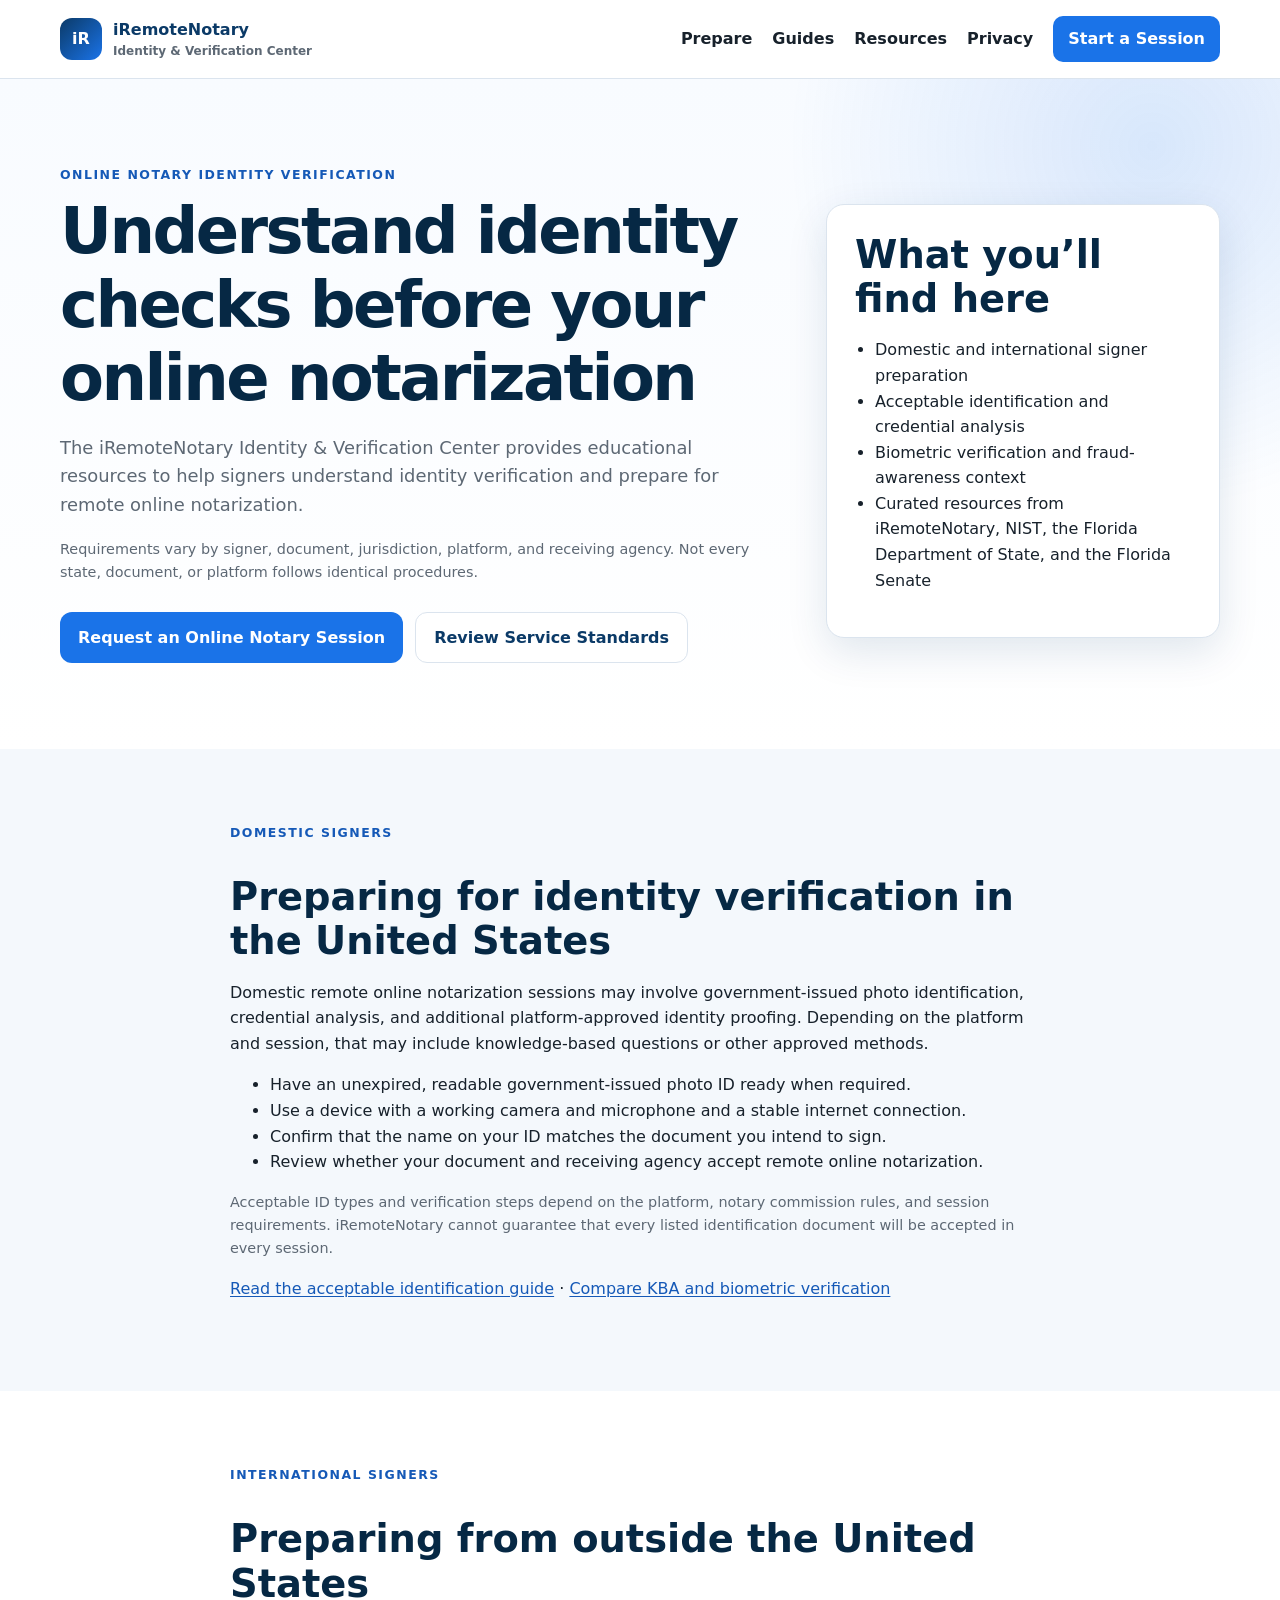
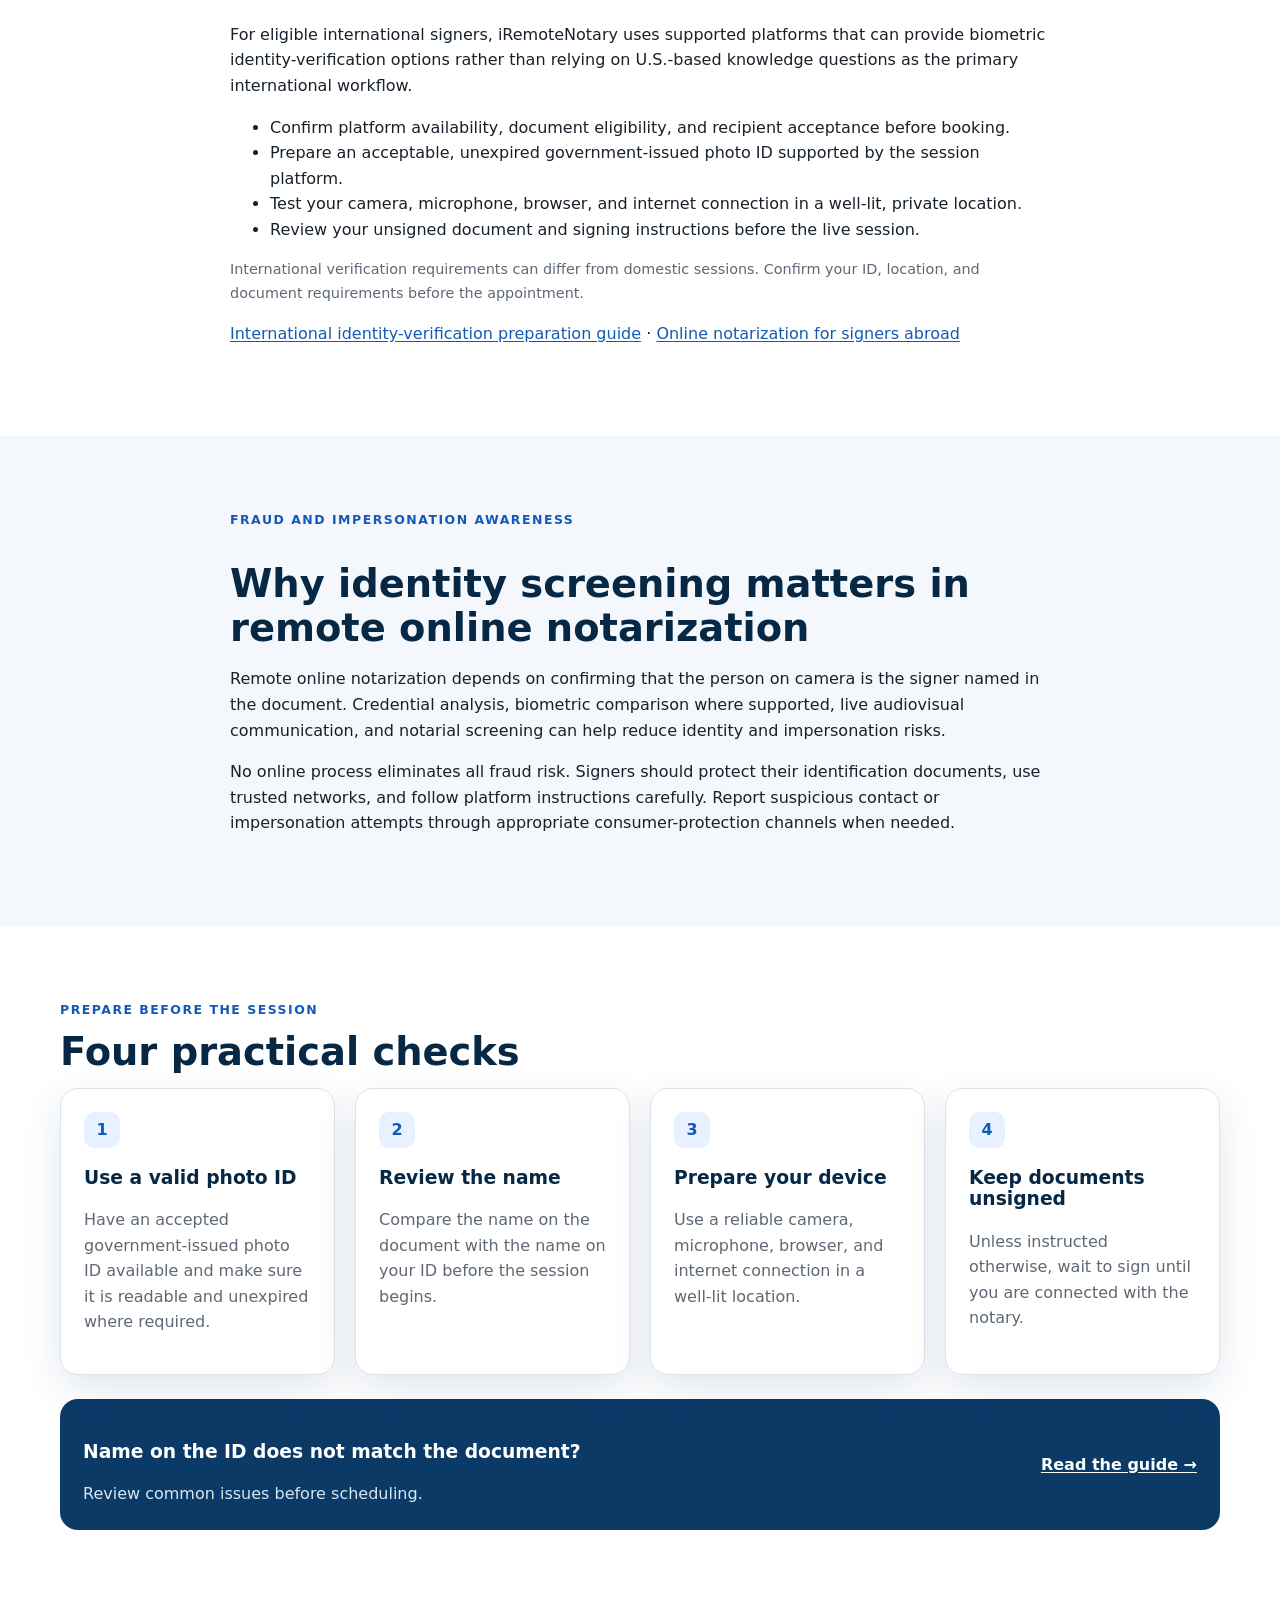
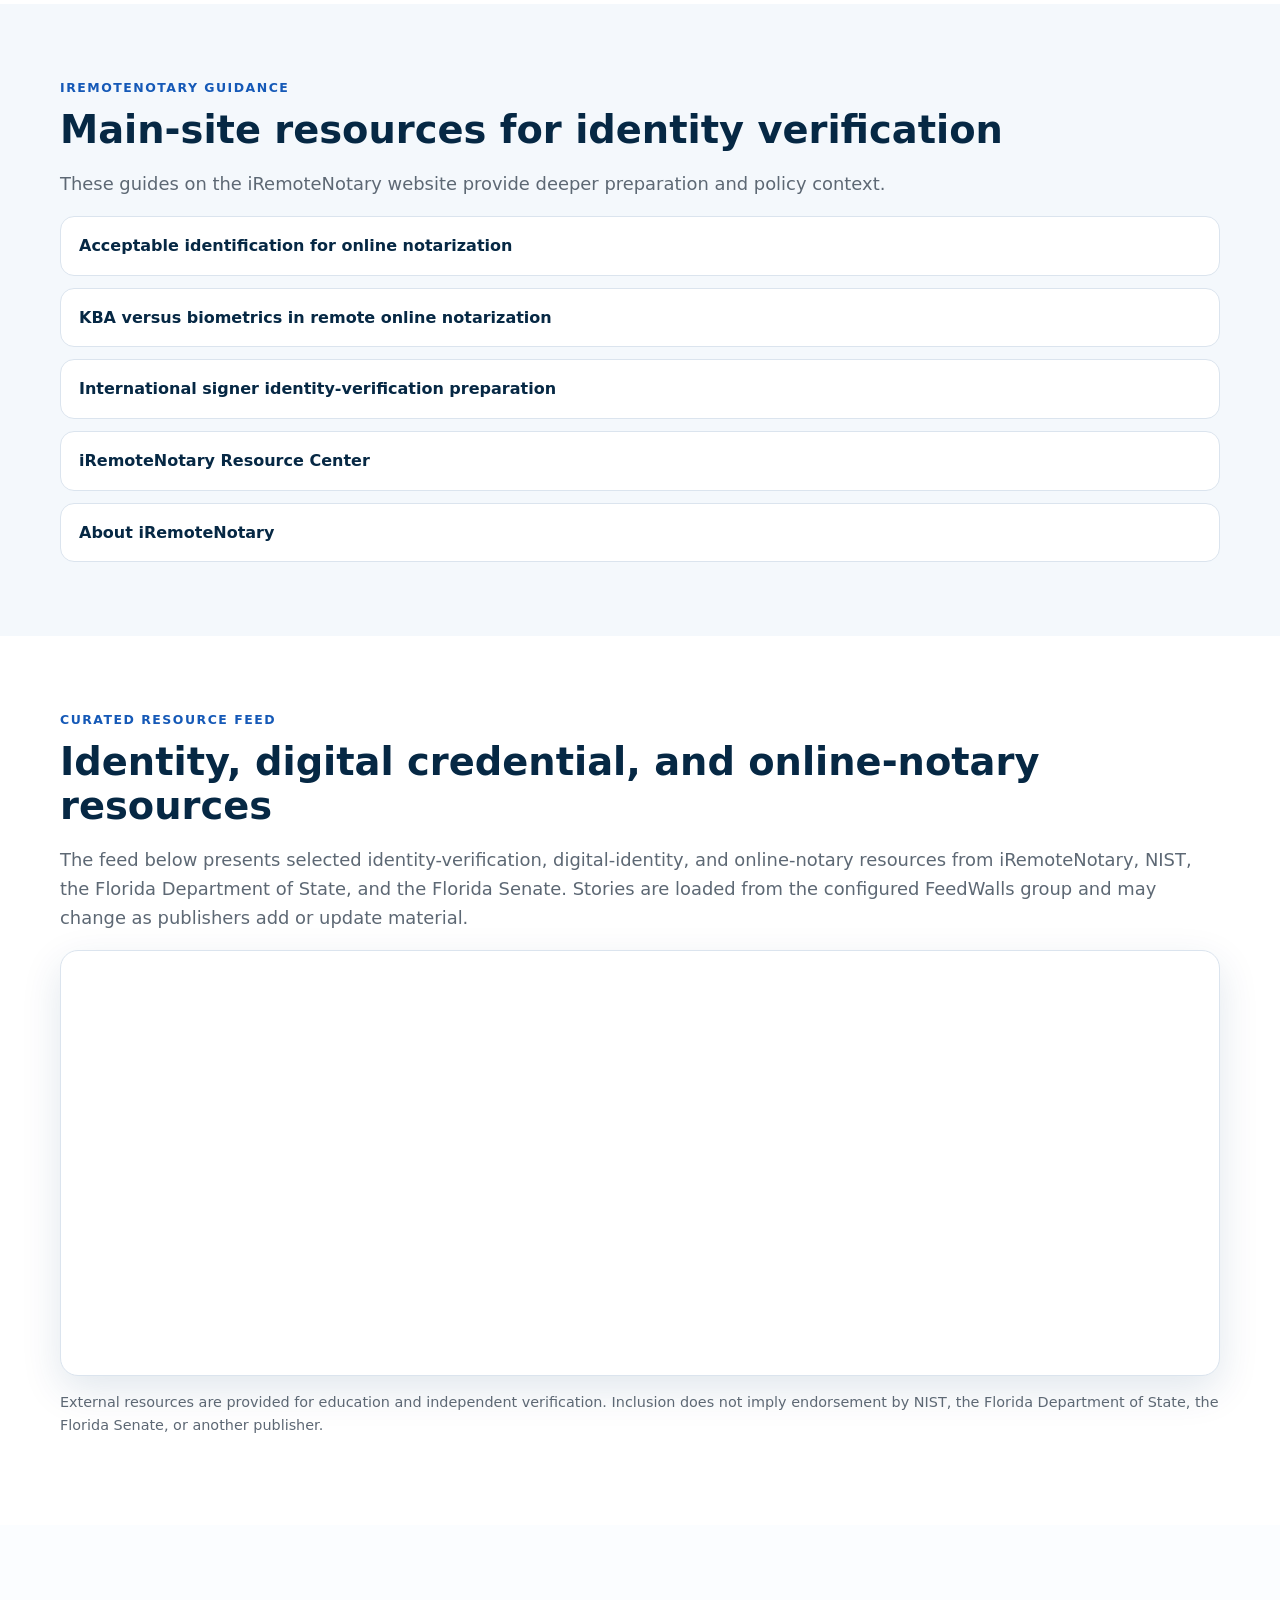
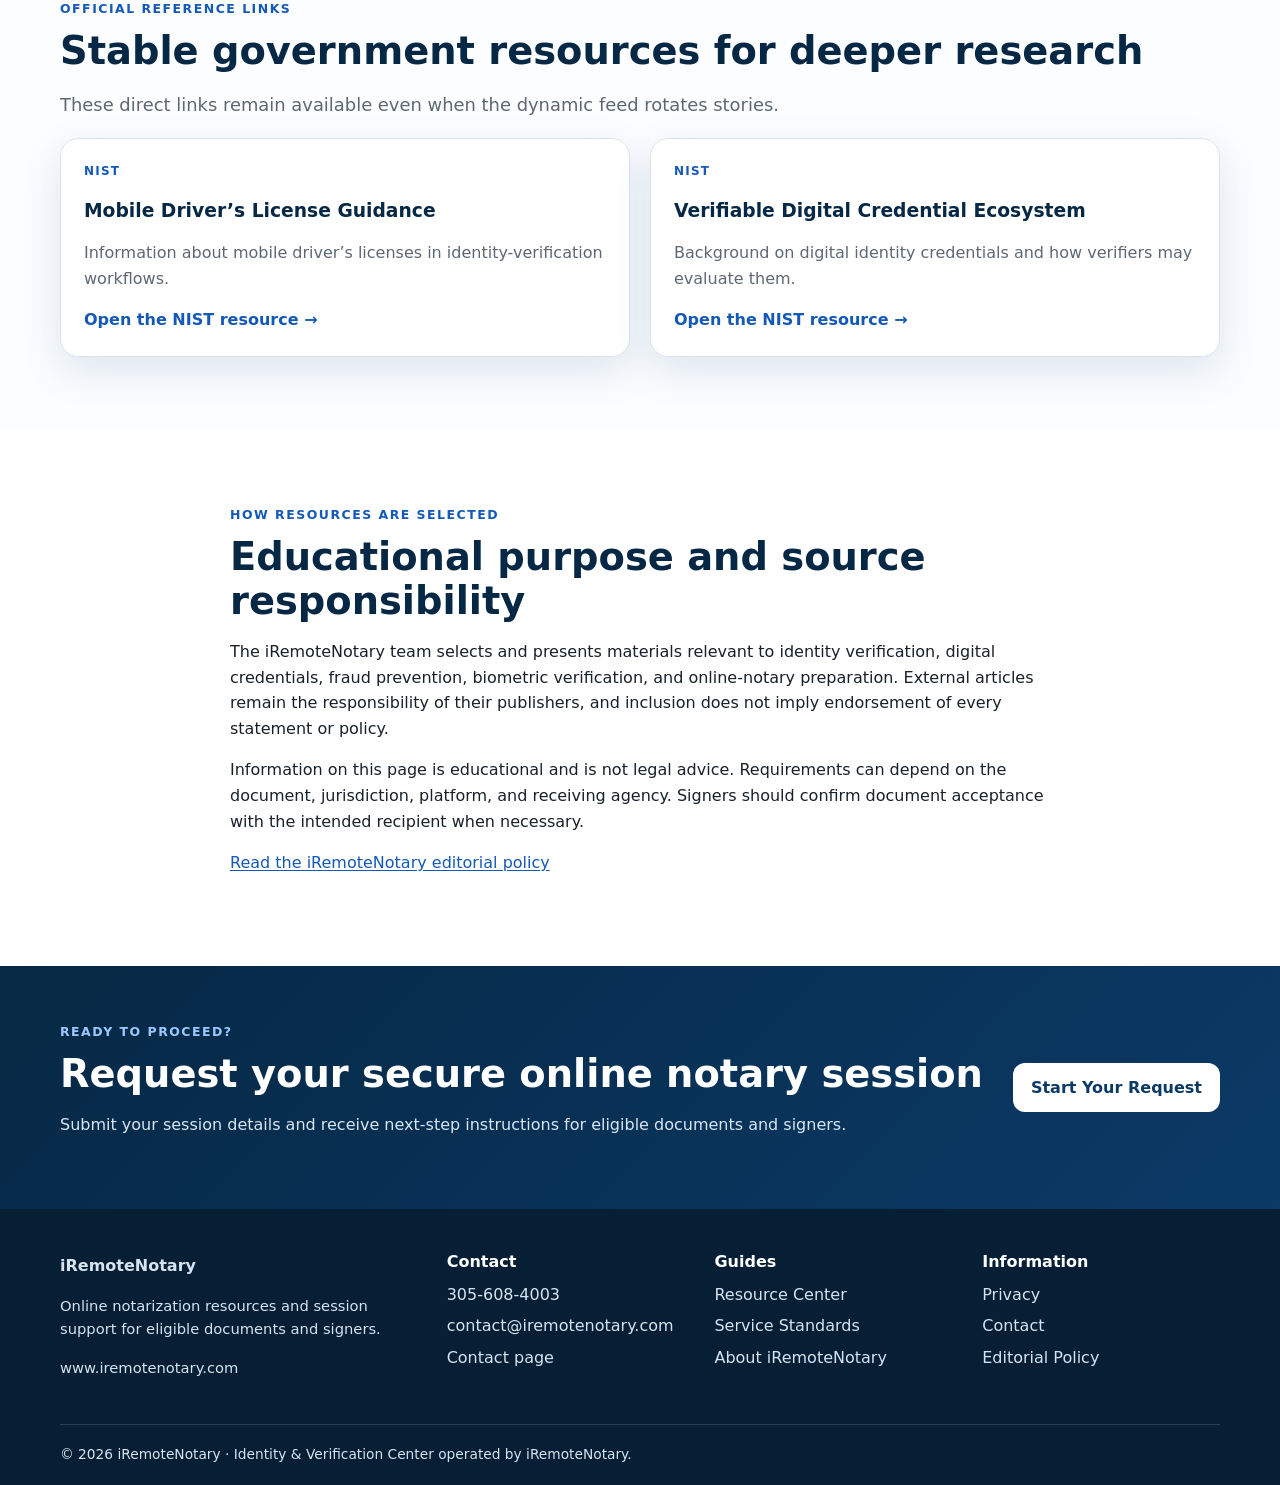
<file: index.html>
<!doctype html>
<html lang="en">
<head>
  <meta charset="utf-8">
  <meta name="viewport" content="width=device-width, initial-scale=1">
  <title>Online Notary Identity Verification Resources | iRemoteNotary</title>
  <meta name="description" content="Educational identity-verification resources for remote online notarization, including domestic and international signer preparation, fraud awareness, and curated guides from iRemoteNotary and authoritative sources.">
  <meta name="robots" content="index,follow,max-image-preview:large">
  <link rel="canonical" href="https://iremotenotary-identity-verification.netlify.app/">
  <meta property="og:type" content="website">
  <meta property="og:title" content="Online Notary Identity Verification Resources">
  <meta property="og:description" content="Educational resources on identity verification, digital credentials, and signer preparation for remote online notarization.">
  <meta property="og:url" content="https://iremotenotary-identity-verification.netlify.app/">
  <meta property="og:site_name" content="iRemoteNotary Identity &amp; Verification Center">
  <meta name="twitter:card" content="summary">
  <meta name="twitter:title" content="Online Notary Identity Verification Resources | iRemoteNotary">
  <meta name="twitter:description" content="Prepare for remote online notarization with identity-verification guidance from iRemoteNotary and selected authoritative resources.">
  <meta name="theme-color" content="#0b3a67">
  <link rel="icon" href="/favicon.svg" type="image/svg+xml">
  <link rel="stylesheet" href="/styles.css">
  <script type="application/ld+json">
  {
    "@context": "https://schema.org",
    "@graph": [
      {
        "@type": "Organization",
        "@id": "https://www.iremotenotary.com/#organization",
        "name": "iRemoteNotary",
        "url": "https://www.iremotenotary.com/",
        "telephone": "+1-305-608-4003",
        "email": "contact@iremotenotary.com"
      },
      {
        "@type": "CollectionPage",
        "@id": "https://iremotenotary-identity-verification.netlify.app/#webpage",
        "url": "https://iremotenotary-identity-verification.netlify.app/",
        "name": "Online Notary Identity Verification Resources",
        "description": "Educational identity-verification resources for remote online notarization.",
        "isPartOf": {
          "@type": "WebSite",
          "name": "iRemoteNotary Identity & Verification Center",
          "url": "https://iremotenotary-identity-verification.netlify.app/"
        },
        "publisher": { "@id": "https://www.iremotenotary.com/#organization" }
      }
    ]
  }
  </script>
</head>
<body>
  <a class="skip" href="#main">Skip to content</a>

  <header>
    <div class="wrap top">
      <a class="brand" href="https://www.iremotenotary.com/?utm_source=netlify&amp;utm_medium=feedwall&amp;utm_campaign=identity_verification_center&amp;utm_content=header_brand">
        <span>iR</span>
        <b>iRemoteNotary<small>Identity &amp; Verification Center</small></b>
      </a>
      <nav aria-label="Primary">
        <a href="#prepare">Prepare</a>
        <a href="#guides">Guides</a>
        <a href="#resources">Resources</a>
        <a href="/privacy">Privacy</a>
        <a class="pill" href="https://www.iremotenotary.com/start?utm_source=netlify&amp;utm_medium=feedwall&amp;utm_campaign=identity_verification_center&amp;utm_content=start_session">Start a Session</a>
      </nav>
    </div>
  </header>

  <main id="main">
    <section class="hero">
      <div class="wrap hero-grid">
        <div>
          <p class="eyebrow">Online notary identity verification</p>
          <h1>Understand identity checks before your online notarization</h1>
          <p class="lead">The iRemoteNotary Identity &amp; Verification Center provides educational resources to help signers understand identity verification and prepare for remote online notarization.</p>
          <p class="fine">Requirements vary by signer, document, jurisdiction, platform, and receiving agency. Not every state, document, or platform follows identical procedures.</p>
          <div class="actions">
            <a class="button" href="https://www.iremotenotary.com/start?utm_source=netlify&amp;utm_medium=feedwall&amp;utm_campaign=identity_verification_center&amp;utm_content=start_session">Request an Online Notary Session</a>
            <a class="button secondary" href="https://www.iremotenotary.com/notary-service-standards?utm_source=netlify&amp;utm_medium=feedwall&amp;utm_campaign=identity_verification_center&amp;utm_content=service_standards">Review Service Standards</a>
          </div>
        </div>
        <aside>
          <h2>What you&rsquo;ll find here</h2>
          <ul>
            <li>Domestic and international signer preparation</li>
            <li>Acceptable identification and credential analysis</li>
            <li>Biometric verification and fraud-awareness context</li>
            <li>Curated resources from iRemoteNotary, NIST, the Florida Department of State, and the Florida Senate</li>
          </ul>
        </aside>
      </div>
    </section>

    <section id="domestic" class="section soft">
      <div class="wrap prose-wide">
        <p class="eyebrow">Domestic signers</p>
        <h2>Preparing for identity verification in the United States</h2>
        <p>Domestic remote online notarization sessions may involve government-issued photo identification, credential analysis, and additional platform-approved identity proofing. Depending on the platform and session, that may include knowledge-based questions or other approved methods.</p>
        <ul>
          <li>Have an unexpired, readable government-issued photo ID ready when required.</li>
          <li>Use a device with a working camera and microphone and a stable internet connection.</li>
          <li>Confirm that the name on your ID matches the document you intend to sign.</li>
          <li>Review whether your document and receiving agency accept remote online notarization.</li>
        </ul>
        <p class="fine">Acceptable ID types and verification steps depend on the platform, notary commission rules, and session requirements. iRemoteNotary cannot guarantee that every listed identification document will be accepted in every session.</p>
        <p><a href="https://www.iremotenotary.com/resources/online-notary-guides/acceptable-id-for-online-notarization?utm_source=netlify&amp;utm_medium=feedwall&amp;utm_campaign=identity_verification_center&amp;utm_content=acceptable_id_guide">Read the acceptable identification guide</a> · <a href="https://www.iremotenotary.com/resources/online-notary-guides/kba-vs-biometrics-online-notarization?utm_source=netlify&amp;utm_medium=feedwall&amp;utm_campaign=identity_verification_center&amp;utm_content=kba_biometrics_guide">Compare KBA and biometric verification</a></p>
      </div>
    </section>

    <section id="international" class="section">
      <div class="wrap prose-wide">
        <p class="eyebrow">International signers</p>
        <h2>Preparing from outside the United States</h2>
        <p>For eligible international signers, iRemoteNotary uses supported platforms that can provide biometric identity-verification options rather than relying on U.S.-based knowledge questions as the primary international workflow.</p>
        <ul>
          <li>Confirm platform availability, document eligibility, and recipient acceptance before booking.</li>
          <li>Prepare an acceptable, unexpired government-issued photo ID supported by the session platform.</li>
          <li>Test your camera, microphone, browser, and internet connection in a well-lit, private location.</li>
          <li>Review your unsigned document and signing instructions before the live session.</li>
        </ul>
        <p class="fine">International verification requirements can differ from domestic sessions. Confirm your ID, location, and document requirements before the appointment.</p>
        <p><a href="https://www.iremotenotary.com/resources/international-notary-guides/international-signers-kba-challenges?utm_source=netlify&amp;utm_medium=feedwall&amp;utm_campaign=identity_verification_center&amp;utm_content=international_verification_guide">International identity-verification preparation guide</a> · <a href="https://www.iremotenotary.com/international-online-notary?utm_source=netlify&amp;utm_medium=feedwall&amp;utm_campaign=identity_verification_center&amp;utm_content=international_hub">Online notarization for signers abroad</a></p>
      </div>
    </section>

    <section id="fraud" class="section soft">
      <div class="wrap prose-wide">
        <p class="eyebrow">Fraud and impersonation awareness</p>
        <h2>Why identity screening matters in remote online notarization</h2>
        <p>Remote online notarization depends on confirming that the person on camera is the signer named in the document. Credential analysis, biometric comparison where supported, live audiovisual communication, and notarial screening can help reduce identity and impersonation risks.</p>
        <p>No online process eliminates all fraud risk. Signers should protect their identification documents, use trusted networks, and follow platform instructions carefully. Report suspicious contact or impersonation attempts through appropriate consumer-protection channels when needed.</p>
      </div>
    </section>

    <section id="prepare" class="section">
      <div class="wrap">
        <p class="eyebrow">Prepare before the session</p>
        <h2>Four practical checks</h2>
        <div class="grid four">
          <article>
            <i aria-hidden="true">1</i>
            <h3>Use a valid photo ID</h3>
            <p>Have an accepted government-issued photo ID available and make sure it is readable and unexpired where required.</p>
          </article>
          <article>
            <i aria-hidden="true">2</i>
            <h3>Review the name</h3>
            <p>Compare the name on the document with the name on your ID before the session begins.</p>
          </article>
          <article>
            <i aria-hidden="true">3</i>
            <h3>Prepare your device</h3>
            <p>Use a reliable camera, microphone, browser, and internet connection in a well-lit location.</p>
          </article>
          <article>
            <i aria-hidden="true">4</i>
            <h3>Keep documents unsigned</h3>
            <p>Unless instructed otherwise, wait to sign until you are connected with the notary.</p>
          </article>
        </div>
        <div class="callout">
          <div>
            <h3>Name on the ID does not match the document?</h3>
            <p>Review common issues before scheduling.</p>
          </div>
          <a href="https://www.iremotenotary.com/resources/online-notary-guides/name-mismatch-id-document-online-notary?utm_source=netlify&amp;utm_medium=feedwall&amp;utm_campaign=identity_verification_center&amp;utm_content=name_mismatch_guide">Read the guide &rarr;</a>
        </div>
      </div>
    </section>

    <section id="guides" class="section soft">
      <div class="wrap">
        <p class="eyebrow">iRemoteNotary guidance</p>
        <h2>Main-site resources for identity verification</h2>
        <p class="intro">These guides on the iRemoteNotary website provide deeper preparation and policy context.</p>
        <ul class="guide-links">
          <li><a href="https://www.iremotenotary.com/resources/online-notary-guides/acceptable-id-for-online-notarization?utm_source=netlify&amp;utm_medium=feedwall&amp;utm_campaign=identity_verification_center&amp;utm_content=acceptable_id_guide">Acceptable identification for online notarization</a></li>
          <li><a href="https://www.iremotenotary.com/resources/online-notary-guides/kba-vs-biometrics-online-notarization?utm_source=netlify&amp;utm_medium=feedwall&amp;utm_campaign=identity_verification_center&amp;utm_content=kba_biometrics_guide">KBA versus biometrics in remote online notarization</a></li>
          <li><a href="https://www.iremotenotary.com/resources/international-notary-guides/international-signers-kba-challenges?utm_source=netlify&amp;utm_medium=feedwall&amp;utm_campaign=identity_verification_center&amp;utm_content=international_verification_guide">International signer identity-verification preparation</a></li>
          <li><a href="https://www.iremotenotary.com/resources?utm_source=netlify&amp;utm_medium=feedwall&amp;utm_campaign=identity_verification_center&amp;utm_content=resource_center">iRemoteNotary Resource Center</a></li>
          <li><a href="https://www.iremotenotary.com/about?utm_source=netlify&amp;utm_medium=feedwall&amp;utm_campaign=identity_verification_center&amp;utm_content=about">About iRemoteNotary</a></li>
        </ul>
      </div>
    </section>

    <section id="resources" class="section">
      <div class="wrap">
        <p class="eyebrow">Curated resource feed</p>
        <h2>Identity, digital credential, and online-notary resources</h2>
        <p class="intro">The feed below presents selected identity-verification, digital-identity, and online-notary resources from iRemoteNotary, NIST, the Florida Department of State, and the Florida Senate. Stories are loaded from the configured FeedWalls group and may change as publishers add or update material.</p>
        <!-- FeedWalls embed: content is managed externally (group 95969448, widget 153). Update stories in the FeedWalls dashboard; do not replace this iframe with hard-coded cards. -->
        <div class="widget">
          <iframe
            id="feedwalls-widget"
            src="https://feedwalls.online/app/titles_thumbnail.php?groupID=95969448&amp;displayItems=15&amp;skin=list&amp;accent=%231a73e8&amp;dark=auto&amp;radius=8"
            title="Online Notary Identity and Verification Resources"
            loading="lazy"
            referrerpolicy="strict-origin-when-cross-origin"
            style="border:0;width:99%;height:400px"></iframe>
        </div>
        <noscript>
          <p>JavaScript is required to display the feed. Visit the <a href="https://www.iremotenotary.com/resources?utm_source=netlify&amp;utm_medium=feedwall&amp;utm_campaign=identity_verification_center&amp;utm_content=resource_center">iRemoteNotary Resource Center</a>.</p>
        </noscript>
        <p class="fine">External resources are provided for education and independent verification. Inclusion does not imply endorsement by NIST, the Florida Department of State, the Florida Senate, or another publisher.</p>
      </div>
    </section>

    <section id="official" class="section official soft">
      <div class="wrap">
        <p class="eyebrow">Official reference links</p>
        <h2>Stable government resources for deeper research</h2>
        <p class="intro">These direct links remain available even when the dynamic feed rotates stories.</p>
        <div class="grid two">
          <article>
            <b class="source">NIST</b>
            <h3>Mobile Driver&rsquo;s License Guidance</h3>
            <p>Information about mobile driver&rsquo;s licenses in identity-verification workflows.</p>
            <a href="https://www.nist.gov/news-events/news/2026/03/nist-guidelines-implementing-mobile-drivers-licenses-financial-institutions" target="_blank" rel="noopener noreferrer">Open the NIST resource &rarr;</a>
          </article>
          <article>
            <b class="source">NIST</b>
            <h3>Verifiable Digital Credential Ecosystem</h3>
            <p>Background on digital identity credentials and how verifiers may evaluate them.</p>
            <a href="https://www.nist.gov/blogs/cybersecurity-insights/digital-identities-getting-know-verifiable-digital-credential-0" target="_blank" rel="noopener noreferrer">Open the NIST resource &rarr;</a>
          </article>
        </div>
      </div>
    </section>

    <section id="editorial" class="section">
      <div class="wrap editorial">
        <p class="eyebrow">How resources are selected</p>
        <h2>Educational purpose and source responsibility</h2>
        <p>The iRemoteNotary team selects and presents materials relevant to identity verification, digital credentials, fraud prevention, biometric verification, and online-notary preparation. External articles remain the responsibility of their publishers, and inclusion does not imply endorsement of every statement or policy.</p>
        <p>Information on this page is educational and is not legal advice. Requirements can depend on the document, jurisdiction, platform, and receiving agency. Signers should confirm document acceptance with the intended recipient when necessary.</p>
        <p><a href="https://www.iremotenotary.com/editorial-policy?utm_source=netlify&amp;utm_medium=feedwall&amp;utm_campaign=identity_verification_center&amp;utm_content=editorial_policy">Read the iRemoteNotary editorial policy</a></p>
      </div>
    </section>

    <section class="bottom">
      <div class="wrap bottom-inner">
        <div>
          <p class="eyebrow light">Ready to proceed?</p>
          <h2>Request your secure online notary session</h2>
          <p>Submit your session details and receive next-step instructions for eligible documents and signers.</p>
        </div>
        <a class="button white" href="https://www.iremotenotary.com/start?utm_source=netlify&amp;utm_medium=feedwall&amp;utm_campaign=identity_verification_center&amp;utm_content=start_session">Start Your Request</a>
      </div>
    </section>
  </main>

  <footer>
    <div class="wrap foot">
      <div>
        <b>iRemoteNotary</b>
        <p>Online notarization resources and session support for eligible documents and signers.</p>
        <p><a href="https://www.iremotenotary.com/?utm_source=netlify&amp;utm_medium=feedwall&amp;utm_campaign=identity_verification_center&amp;utm_content=footer_main_site">www.iremotenotary.com</a></p>
      </div>
      <div>
        <h2>Contact</h2>
        <a href="tel:+13056084003">305-608-4003</a>
        <a href="mailto:contact@iremotenotary.com">contact@iremotenotary.com</a>
        <a href="/contact">Contact page</a>
      </div>
      <div>
        <h2>Guides</h2>
        <a href="https://www.iremotenotary.com/resources?utm_source=netlify&amp;utm_medium=feedwall&amp;utm_campaign=identity_verification_center&amp;utm_content=resource_center">Resource Center</a>
        <a href="https://www.iremotenotary.com/notary-service-standards?utm_source=netlify&amp;utm_medium=feedwall&amp;utm_campaign=identity_verification_center&amp;utm_content=service_standards">Service Standards</a>
        <a href="https://www.iremotenotary.com/about?utm_source=netlify&amp;utm_medium=feedwall&amp;utm_campaign=identity_verification_center&amp;utm_content=about">About iRemoteNotary</a>
      </div>
      <div>
        <h2>Information</h2>
        <a href="/privacy">Privacy</a>
        <a href="/contact">Contact</a>
        <a href="https://www.iremotenotary.com/editorial-policy?utm_source=netlify&amp;utm_medium=feedwall&amp;utm_campaign=identity_verification_center&amp;utm_content=editorial_policy">Editorial Policy</a>
      </div>
    </div>
    <div class="wrap copyright">&copy; 2026 iRemoteNotary &middot; Identity &amp; Verification Center operated by iRemoteNotary.</div>
  </footer>

  <script>
    (() => {
      const frame = document.getElementById("feedwalls-widget");
      const allowedOrigins = new Set(["https://feedwalls.online", "https://www.feedwalls.online"]);
      addEventListener("message", (event) => {
        if (!allowedOrigins.has(event.origin) || !event.data || event.data.type !== "feedwalls:height") return;
        const height = Number(event.data.h);
        if (Number.isFinite(height)) frame.style.height = Math.max(360, Math.min(height, 5000)) + "px";
      });
    })();
  </script>
</body>
</html>
</file>
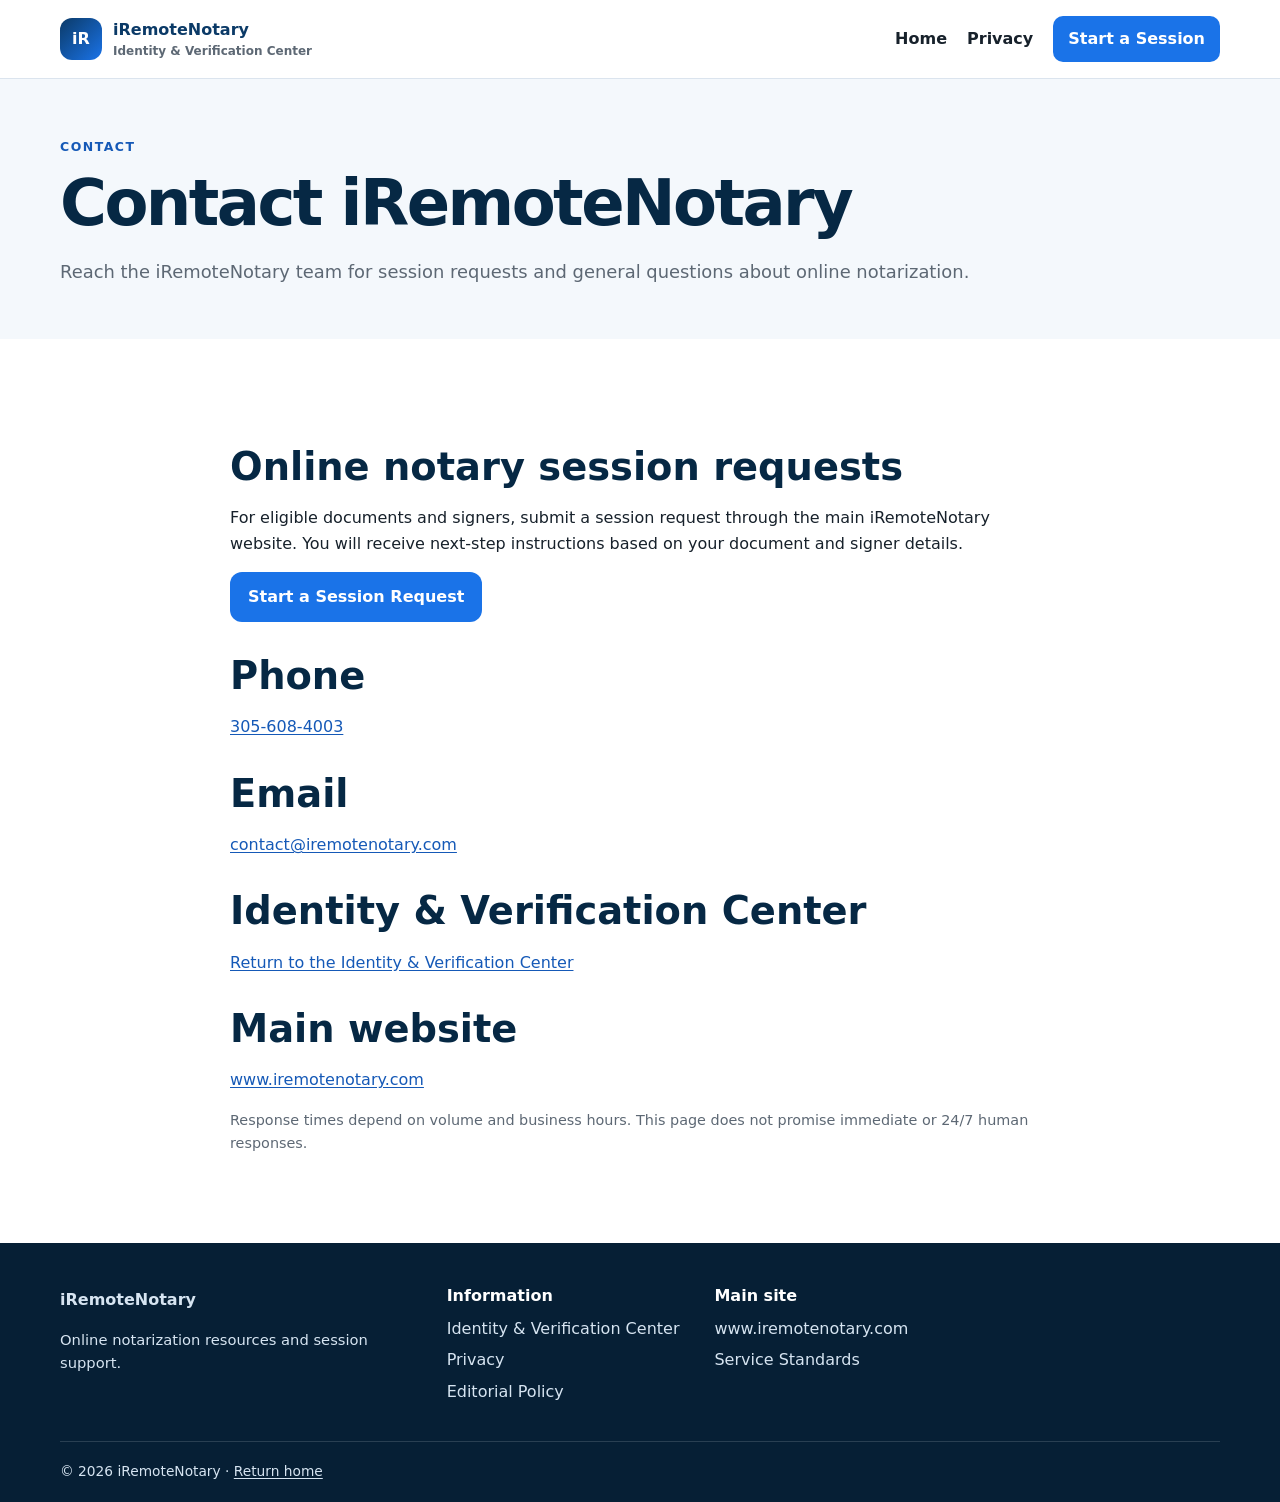
<file: contact.html>
<!doctype html>
<html lang="en">
<head>
  <meta charset="utf-8">
  <meta name="viewport" content="width=device-width, initial-scale=1">
  <title>Contact | iRemoteNotary Identity &amp; Verification Center</title>
  <meta name="description" content="Contact iRemoteNotary for online notarization assistance and questions about the Identity &amp; Verification Center.">
  <meta name="robots" content="index,follow">
  <link rel="canonical" href="https://iremotenotary-identity-verification.netlify.app/contact.html">
  <meta property="og:type" content="website">
  <meta property="og:title" content="Contact | iRemoteNotary Identity &amp; Verification Center">
  <meta property="og:url" content="https://iremotenotary-identity-verification.netlify.app/contact.html">
  <meta name="twitter:card" content="summary">
  <link rel="icon" href="/favicon.svg" type="image/svg+xml">
  <link rel="stylesheet" href="/styles.css">
</head>
<body>
  <a class="skip" href="#main">Skip to content</a>
  <header>
    <div class="wrap top">
      <a class="brand" href="/">
        <span>iR</span>
        <b>iRemoteNotary<small>Identity &amp; Verification Center</small></b>
      </a>
      <nav aria-label="Primary">
        <a href="/">Home</a>
        <a href="/privacy.html">Privacy</a>
        <a class="pill" href="https://www.iremotenotary.com/start?utm_source=netlify&amp;utm_medium=feedwall&amp;utm_campaign=identity_verification_center&amp;utm_content=start_session">Start a Session</a>
      </nav>
    </div>
  </header>
  <main id="main">
    <section class="page-hero">
      <div class="wrap">
        <p class="eyebrow">Contact</p>
        <h1>Contact iRemoteNotary</h1>
        <p class="intro">Reach the iRemoteNotary team for session requests and general questions about online notarization.</p>
      </div>
    </section>
    <section class="section">
      <div class="wrap prose">
        <h2>Online notary session requests</h2>
        <p>For eligible documents and signers, submit a session request through the main iRemoteNotary website. You will receive next-step instructions based on your document and signer details.</p>
        <p><a class="button" href="https://www.iremotenotary.com/start?utm_source=netlify&amp;utm_medium=feedwall&amp;utm_campaign=identity_verification_center&amp;utm_content=start_session">Start a Session Request</a></p>
        <h2>Phone</h2>
        <p><a href="tel:+13056084003">305-608-4003</a></p>
        <h2>Email</h2>
        <p><a href="mailto:contact@iremotenotary.com">contact@iremotenotary.com</a></p>
        <h2>Identity &amp; Verification Center</h2>
        <p><a href="/">Return to the Identity &amp; Verification Center</a></p>
        <h2>Main website</h2>
        <p><a href="https://www.iremotenotary.com/?utm_source=netlify&amp;utm_medium=feedwall&amp;utm_campaign=identity_verification_center&amp;utm_content=about">www.iremotenotary.com</a></p>
        <p class="fine">Response times depend on volume and business hours. This page does not promise immediate or 24/7 human responses.</p>
      </div>
    </section>
  </main>
  <footer>
    <div class="wrap foot">
      <div>
        <b>iRemoteNotary</b>
        <p>Online notarization resources and session support.</p>
      </div>
      <div>
        <h2>Information</h2>
        <a href="/">Identity &amp; Verification Center</a>
        <a href="/privacy.html">Privacy</a>
        <a href="https://www.iremotenotary.com/editorial-policy?utm_source=netlify&amp;utm_medium=feedwall&amp;utm_campaign=identity_verification_center&amp;utm_content=editorial_policy">Editorial Policy</a>
      </div>
      <div>
        <h2>Main site</h2>
        <a href="https://www.iremotenotary.com/?utm_source=netlify&amp;utm_medium=feedwall&amp;utm_campaign=identity_verification_center&amp;utm_content=footer_main_site">www.iremotenotary.com</a>
        <a href="https://www.iremotenotary.com/notary-service-standards?utm_source=netlify&amp;utm_medium=feedwall&amp;utm_campaign=identity_verification_center&amp;utm_content=service_standards">Service Standards</a>
      </div>
    </div>
    <div class="wrap copyright">&copy; 2026 iRemoteNotary &middot; <a href="/">Return home</a></div>
  </footer>
</body>
</html>
</file>
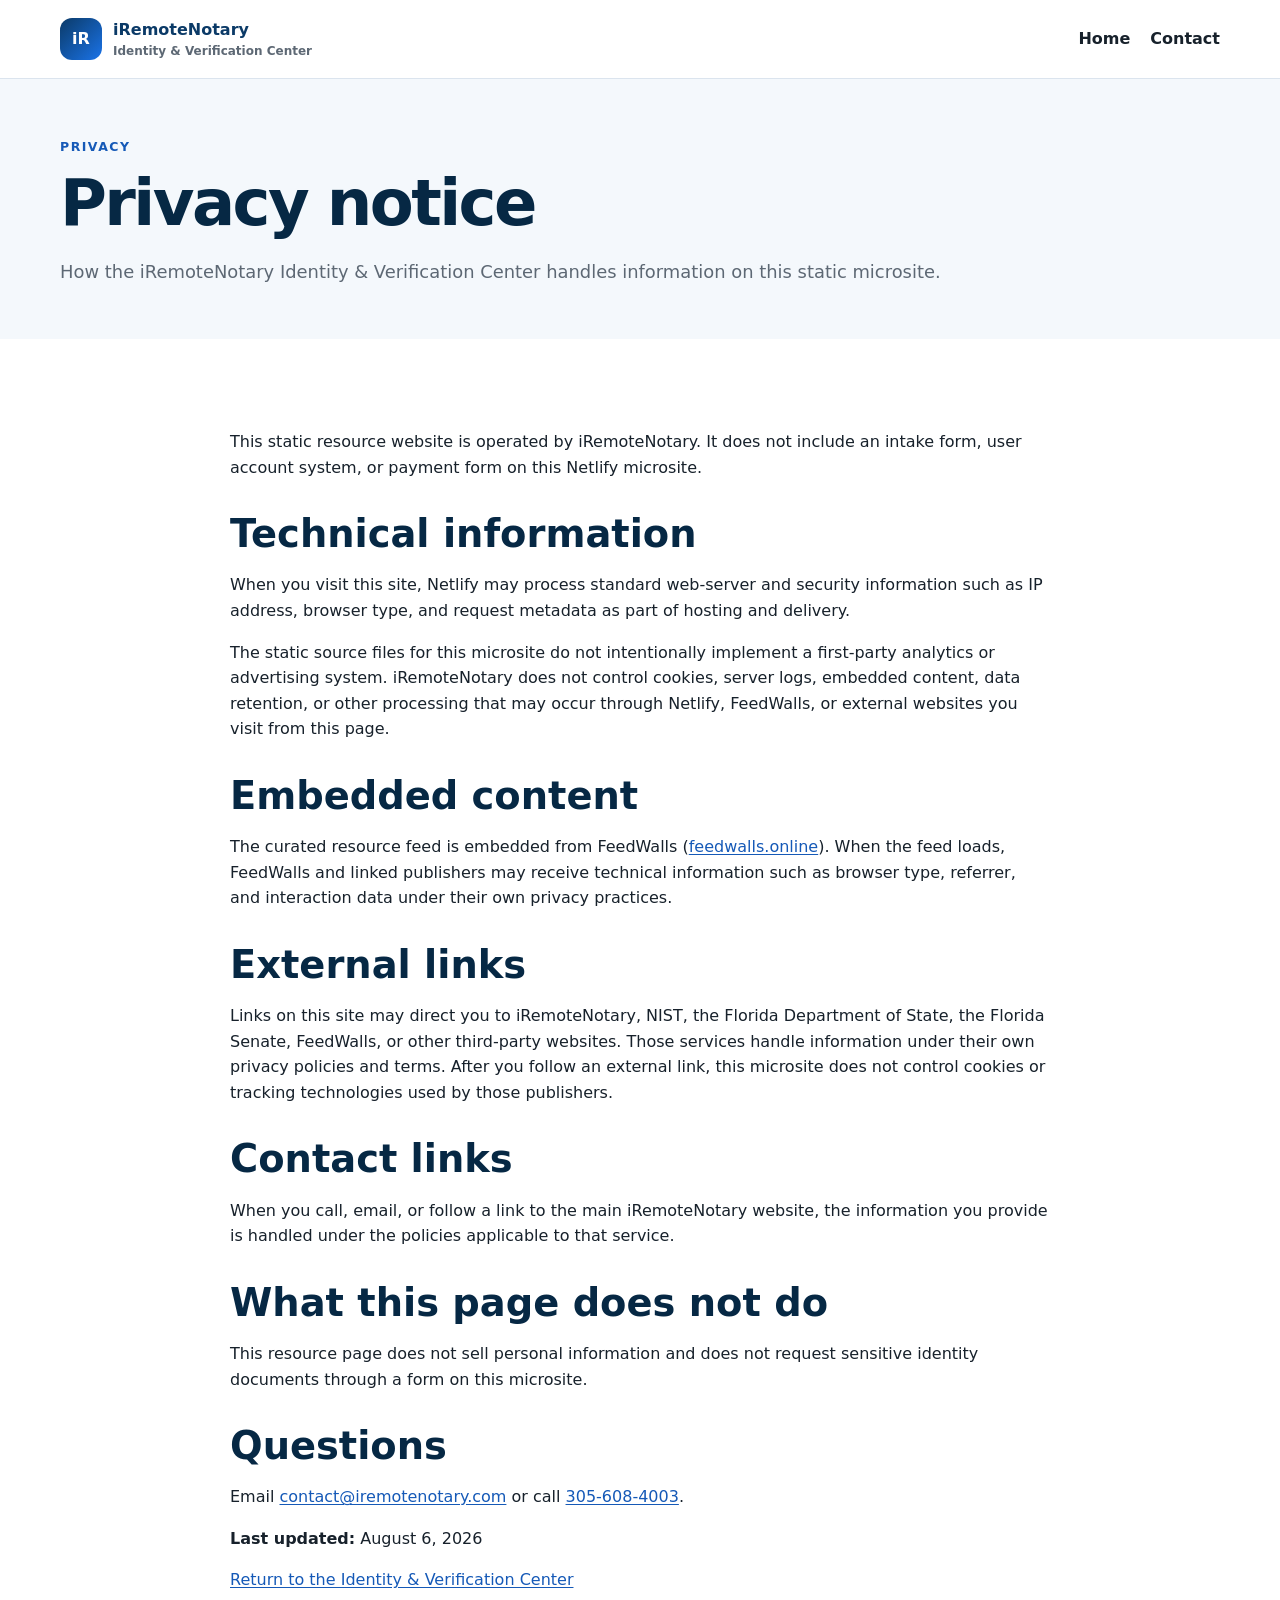
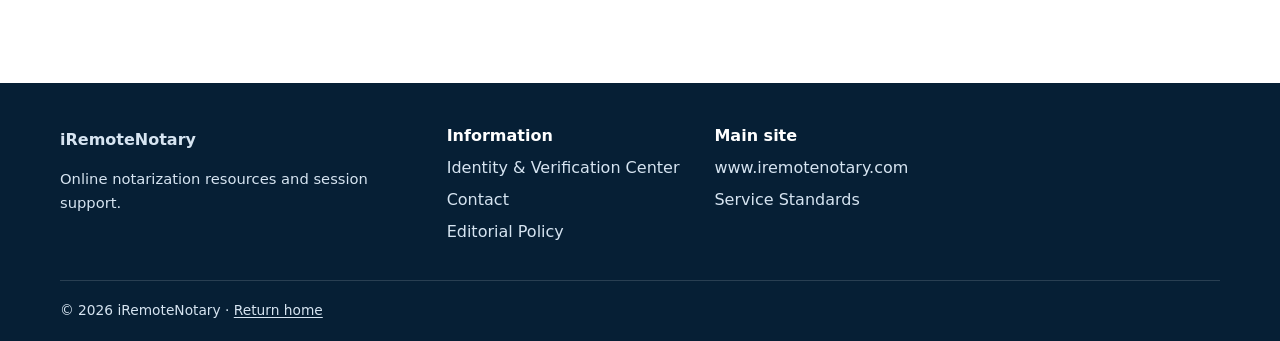
<file: privacy.html>
<!doctype html>
<html lang="en">
<head>
  <meta charset="utf-8">
  <meta name="viewport" content="width=device-width, initial-scale=1">
  <title>Privacy | iRemoteNotary Identity &amp; Verification Center</title>
  <meta name="description" content="Privacy information for the iRemoteNotary Identity &amp; Verification Center static microsite.">
  <meta name="robots" content="index,follow">
  <link rel="canonical" href="https://iremotenotary-identity-verification.netlify.app/privacy.html">
  <meta property="og:type" content="website">
  <meta property="og:title" content="Privacy | iRemoteNotary Identity &amp; Verification Center">
  <meta property="og:url" content="https://iremotenotary-identity-verification.netlify.app/privacy.html">
  <meta name="twitter:card" content="summary">
  <link rel="icon" href="/favicon.svg" type="image/svg+xml">
  <link rel="stylesheet" href="/styles.css">
</head>
<body>
  <a class="skip" href="#main">Skip to content</a>
  <header>
    <div class="wrap top">
      <a class="brand" href="/">
        <span>iR</span>
        <b>iRemoteNotary<small>Identity &amp; Verification Center</small></b>
      </a>
      <nav aria-label="Primary">
        <a href="/">Home</a>
        <a href="/contact.html">Contact</a>
      </nav>
    </div>
  </header>
  <main id="main">
    <section class="page-hero">
      <div class="wrap">
        <p class="eyebrow">Privacy</p>
        <h1>Privacy notice</h1>
        <p class="intro">How the iRemoteNotary Identity &amp; Verification Center handles information on this static microsite.</p>
      </div>
    </section>
    <section class="section">
      <div class="wrap prose">
        <p>This static resource website is operated by iRemoteNotary. It does not include an intake form, user account system, or payment form on this Netlify microsite.</p>

        <h2>Technical information</h2>
        <p>When you visit this site, Netlify may process standard web-server and security information such as IP address, browser type, and request metadata as part of hosting and delivery.</p>
        <p>The static source files for this microsite do not intentionally implement a first-party analytics or advertising system. iRemoteNotary does not control cookies, server logs, embedded content, data retention, or other processing that may occur through Netlify, FeedWalls, or external websites you visit from this page.</p>

        <h2>Embedded content</h2>
        <p>The curated resource feed is embedded from FeedWalls (<a href="https://feedwalls.online/" target="_blank" rel="noopener noreferrer">feedwalls.online</a>). When the feed loads, FeedWalls and linked publishers may receive technical information such as browser type, referrer, and interaction data under their own privacy practices.</p>

        <h2>External links</h2>
        <p>Links on this site may direct you to iRemoteNotary, NIST, the Florida Department of State, the Florida Senate, FeedWalls, or other third-party websites. Those services handle information under their own privacy policies and terms. After you follow an external link, this microsite does not control cookies or tracking technologies used by those publishers.</p>

        <h2>Contact links</h2>
        <p>When you call, email, or follow a link to the main iRemoteNotary website, the information you provide is handled under the policies applicable to that service.</p>

        <h2>What this page does not do</h2>
        <p>This resource page does not sell personal information and does not request sensitive identity documents through a form on this microsite.</p>

        <h2>Questions</h2>
        <p>Email <a href="mailto:contact@iremotenotary.com">contact@iremotenotary.com</a> or call <a href="tel:+13056084003">305-608-4003</a>.</p>
        <p><b>Last updated:</b> August 6, 2026</p>
        <p><a href="/">Return to the Identity &amp; Verification Center</a></p>
      </div>
    </section>
  </main>
  <footer>
    <div class="wrap foot">
      <div>
        <b>iRemoteNotary</b>
        <p>Online notarization resources and session support.</p>
      </div>
      <div>
        <h2>Information</h2>
        <a href="/">Identity &amp; Verification Center</a>
        <a href="/contact.html">Contact</a>
        <a href="https://www.iremotenotary.com/editorial-policy?utm_source=netlify&amp;utm_medium=feedwall&amp;utm_campaign=identity_verification_center&amp;utm_content=editorial_policy">Editorial Policy</a>
      </div>
      <div>
        <h2>Main site</h2>
        <a href="https://www.iremotenotary.com/?utm_source=netlify&amp;utm_medium=feedwall&amp;utm_campaign=identity_verification_center&amp;utm_content=footer_main_site">www.iremotenotary.com</a>
        <a href="https://www.iremotenotary.com/notary-service-standards?utm_source=netlify&amp;utm_medium=feedwall&amp;utm_campaign=identity_verification_center&amp;utm_content=service_standards">Service Standards</a>
      </div>
    </div>
    <div class="wrap copyright">&copy; 2026 iRemoteNotary &middot; <a href="/">Return home</a></div>
  </footer>
</body>
</html>
</file>
<file: styles.css>
:root{--navy:#0b3a67;--dark:#062844;--blue:#1a73e8;--ink:#17212b;--muted:#5d6874;--line:#dbe4ee;--soft:#f4f8fc;--r:18px;--shadow:0 14px 40px rgba(11,58,103,.12)}*{box-sizing:border-box}html{scroll-behavior:smooth}body{margin:0;font-family:Inter,ui-sans-serif,system-ui,-apple-system,"Segoe UI",sans-serif;color:var(--ink);line-height:1.6}a{color:#1559b7;text-underline-offset:.15em}a:focus-visible,.button:focus-visible,.top nav a:focus-visible,.skip:focus-visible{outline:3px solid var(--blue);outline-offset:3px}.wrap{width:min(1160px,calc(100% - 40px));margin:auto}.skip{position:absolute;left:-999px;top:auto}.skip:focus,.skip:focus-visible{left:8px;top:8px;background:#fff;padding:8px 12px;z-index:99;color:var(--ink);text-decoration:none;font-weight:700;border-radius:8px;box-shadow:var(--shadow)}header{position:sticky;top:0;z-index:10;background:rgba(255,255,255,.96);border-bottom:1px solid var(--line);backdrop-filter:blur(10px)}.top{min-height:78px;display:flex;justify-content:space-between;align-items:center;gap:24px}.brand{display:flex;gap:11px;align-items:center;text-decoration:none;color:var(--navy)}.brand>span{width:42px;height:42px;display:grid;place-items:center;border-radius:12px;background:linear-gradient(135deg,var(--navy),var(--blue));color:#fff;font-weight:900}.brand small{display:block;color:var(--muted);font-size:.75rem}.top nav{display:flex;align-items:center;gap:20px}.top nav a{text-decoration:none;color:var(--ink);font-weight:700}.top nav .pill{background:var(--blue);color:#fff;padding:10px 15px;border-radius:10px}.hero{padding:86px 0 72px;background:radial-gradient(circle at 90% 10%,rgba(26,115,232,.15),transparent 28%),linear-gradient(#f8fbff,#fff)}.hero-grid{display:grid;grid-template-columns:1.45fr .8fr;gap:52px;align-items:center}.eyebrow{margin:0 0 10px;color:#1559b7;font-size:.78rem;font-weight:900;letter-spacing:.12em;text-transform:uppercase}h1,h2,h3{color:var(--dark);line-height:1.15}h1{margin:0;font-size:clamp(2.4rem,5vw,4.35rem);letter-spacing:-.04em}h2{font-size:clamp(1.8rem,3vw,2.65rem);margin:0 0 14px}.lead,.intro{color:var(--muted);font-size:1.12rem}.actions{display:flex;flex-wrap:wrap;gap:12px;margin:28px 0 14px}.button{display:inline-flex;justify-content:center;align-items:center;padding:12px 18px;min-height:48px;border-radius:12px;background:var(--blue);color:#fff;text-decoration:none;font-weight:800}.button.secondary{background:#fff;color:var(--navy);border:1px solid var(--line)}.fine{font-size:.9rem;color:var(--muted)}aside,.widget,.grid article,.links{background:#fff;border:1px solid var(--line);border-radius:var(--r);box-shadow:var(--shadow)}aside{padding:28px}aside ul{padding-left:20px}.section{padding:74px 0}.soft{background:var(--soft)}.grid{display:grid;gap:20px}.grid.four{grid-template-columns:repeat(4,1fr)}.grid.three{grid-template-columns:repeat(3,1fr)}.grid article{padding:23px}.grid i{display:grid;place-items:center;width:36px;height:36px;border-radius:10px;background:#e8f1ff;color:#1559b7;font-style:normal;font-weight:900;margin-bottom:16px}.grid p{color:var(--muted)}.callout{margin-top:24px;padding:23px;border-radius:var(--r);background:var(--navy);color:#fff;display:flex;align-items:center;justify-content:space-between;gap:24px}.callout h3{color:#fff}.callout p{margin:0;color:#d8e6f4}.callout a{color:#fff;font-weight:800}.widget{padding:12px;overflow:hidden}.split{display:grid;grid-template-columns:1.15fr .85fr;gap:44px;align-items:start}.links{padding:25px;background:var(--soft)}.links a{display:block;padding:13px 0;border-bottom:1px solid var(--line);text-decoration:none;font-weight:750}.links a:last-child{border:0}.official{background:#fbfdff}.source{display:block;color:#1559b7;font-size:.75rem;letter-spacing:.1em;margin-bottom:10px}.grid article a{font-weight:800;text-decoration:none}.bottom{padding:56px 0;background:linear-gradient(135deg,var(--dark),var(--navy));color:#fff}.bottom-inner{display:flex;justify-content:space-between;align-items:center;gap:30px}.bottom h2{color:#fff}.bottom p{color:#d8e6f4}.eyebrow.light{color:#9bc8ff}.button.white{background:#fff;color:var(--navy)}footer{padding:44px 0 20px;background:#061f35;color:#d6e4f1}.foot{display:grid;grid-template-columns:1.2fr .8fr .8fr .8fr;gap:30px}.foot h2{font-size:1rem;color:#fff;margin:0 0 10px}.foot a{display:block;color:#d6e4f1;text-decoration:none;margin-bottom:6px}.foot a:hover,.foot a:focus-visible{text-decoration:underline}.foot p{color:#d6e4f1;font-size:.92rem}.copyright{margin-top:30px;padding-top:18px;border-top:1px solid rgba(255,255,255,.14);font-size:.86rem}.copyright a{color:#d6e4f1}.page-hero{padding:58px 0 34px;background:var(--soft)}.prose,.prose-wide{max-width:820px}.prose-wide{margin:auto}.prose h2,.prose-wide h2{margin-top:32px}.guide-links{list-style:none;padding:0;margin:0;display:grid;gap:12px}.guide-links a{display:block;padding:16px 18px;background:#fff;border:1px solid var(--line);border-radius:14px;text-decoration:none;font-weight:750;color:var(--dark)}.guide-links a:hover,.guide-links a:focus-visible{border-color:#1559b7;background:#f8fbff}.editorial{max-width:820px;margin:auto}.grid.two{grid-template-columns:repeat(2,1fr)}#feedwalls-widget{display:block;min-height:360px;max-width:100%}@media(max-width:980px){.hero-grid,.split{grid-template-columns:1fr}.grid.four{grid-template-columns:repeat(2,1fr)}.grid.three{grid-template-columns:1fr}.top nav a:not(.pill){display:none}}@media(max-width:620px){.wrap{width:min(100% - 26px,1160px)}.brand small{display:none}.hero{padding-top:54px}.grid.four,.grid.two{grid-template-columns:1fr}.callout,.bottom-inner{align-items:stretch;flex-direction:column}.foot{grid-template-columns:1fr}.actions .button,.prose .button,.prose .button.secondary{display:flex;width:100%}}
</file>
